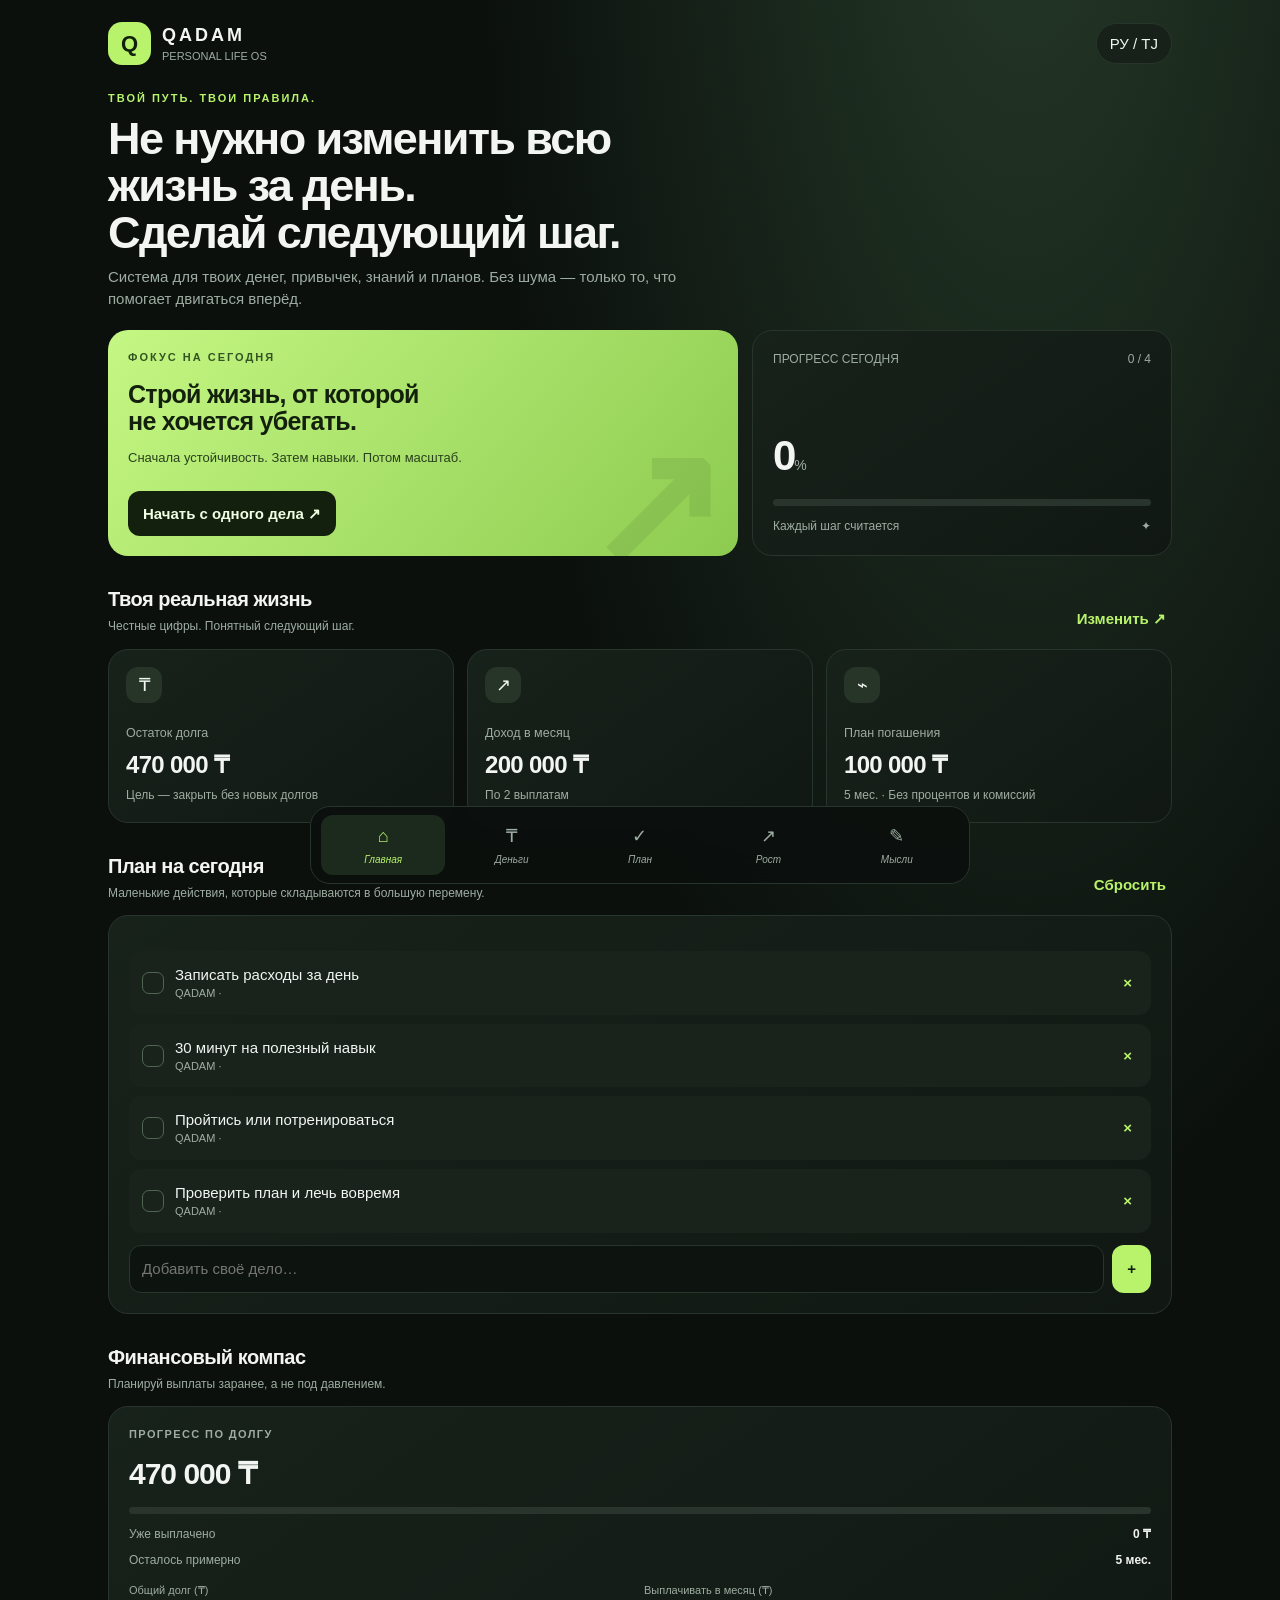
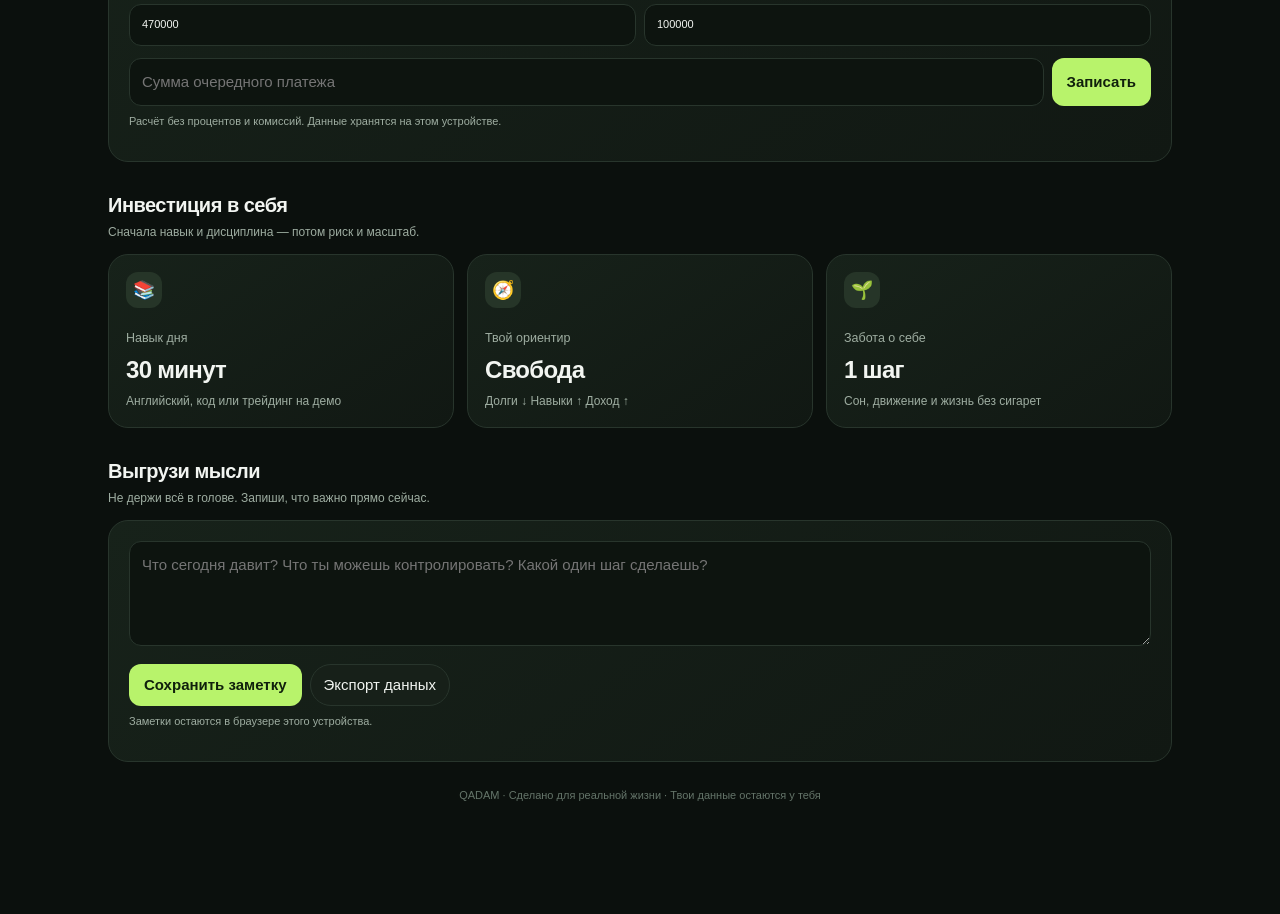
<file: qadam/index.html>
<!doctype html>
<html lang="ru"><head><meta charset="utf-8"><meta name="viewport" content="width=device-width,initial-scale=1,viewport-fit=cover"><meta name="theme-color" content="#101612"><meta name="description" content="QADAM — личная система движения к свободе, финансовой устойчивости и своим целям."><title>QADAM — твой следующий шаг</title>
<style>
:root{--bg:#0b100d;--panel:#131b16;--panel2:#19231c;--line:#28352c;--text:#f2f5f1;--muted:#9eada1;--green:#b8f36b;--green2:#7dbd42;--orange:#f5b66d;--red:#ff8c82;--r:20px}*{box-sizing:border-box}body{margin:0;background:radial-gradient(ellipse at 80% -10%,#263b29 0,transparent 38%),var(--bg);color:var(--text);font:15px/1.45 -apple-system,BlinkMacSystemFont,"Segoe UI",sans-serif}button,input,textarea,select{font:inherit}button{cursor:pointer}button:focus-visible,input:focus-visible,textarea:focus-visible{outline:2px solid var(--green);outline-offset:2px}.app{max-width:1100px;margin:auto;padding:22px 18px 110px}.top{display:flex;align-items:center;justify-content:space-between;gap:16px;margin-bottom:26px}.brand{display:flex;gap:11px;align-items:center}.logo{width:43px;height:43px;display:grid;place-items:center;border-radius:14px;background:var(--green);color:#10200c;font-weight:900;font-size:22px}.brand b{letter-spacing:3px;font-size:18px}.brand small{display:block;color:var(--muted);letter-spacing:0;font-size:11px}.pill{border:1px solid var(--line);background:#172019;color:var(--text);border-radius:999px;padding:9px 13px}.hello{margin:22px 0 20px}.eyebrow{color:var(--green);font-size:11px;font-weight:800;letter-spacing:2px;text-transform:uppercase}.hello h1{font-size:clamp(29px,6vw,45px);line-height:1.04;letter-spacing:-1.6px;margin:9px 0 10px;max-width:600px}.hello p{color:var(--muted);max-width:570px;margin:0}.hero{display:grid;grid-template-columns:1.2fr .8fr;gap:14px}.card{background:linear-gradient(145deg,#17221a,#111813);border:1px solid var(--line);border-radius:var(--r);padding:20px;min-width:0}.main-card{background:linear-gradient(130deg,#c4f783,#8dcb50);color:#13200d;border:0;position:relative;overflow:hidden;min-height:208px}.main-card:after{content:"↗";position:absolute;right:12px;bottom:-35px;font-size:170px;line-height:1;color:#16310f;opacity:.09;font-weight:900}.main-card .eyebrow{color:#345322}.main-card h2{font-size:25px;max-width:320px;line-height:1.1;margin:15px 0 8px;letter-spacing:-.7px}.main-card p{max-width:350px;color:#29411d;font-size:13px}.btn-dark{background:#14200e;color:#efffe3;border:0;border-radius:12px;padding:12px 15px;font-weight:750;margin-top:10px}.focus-card{display:flex;flex-direction:column;justify-content:space-between}.focus-top{display:flex;align-items:center;justify-content:space-between;color:var(--muted);font-size:12px}.focus-num{font-size:42px;font-weight:800;letter-spacing:-2px;margin:14px 0 0}.focus-num span{font-size:14px;color:var(--muted);letter-spacing:0;font-weight:500}.progress{height:7px;background:#29352c;border-radius:99px;overflow:hidden;margin:12px 0}.progress span{display:block;height:100%;width:0;background:var(--green);border-radius:99px;transition:width .25s}.section-head{display:flex;align-items:end;justify-content:space-between;margin:29px 0 13px;gap:12px}.section-head h2{font-size:20px;margin:0;letter-spacing:-.5px}.section-head p{font-size:12px;color:var(--muted);margin:4px 0 0}.grid{display:grid;grid-template-columns:repeat(3,minmax(0,1fr));gap:13px}.metric{padding:17px}.metric .icon{width:36px;height:36px;border-radius:12px;background:#263528;display:grid;place-items:center;font-size:18px;margin-bottom:18px}.metric small{color:var(--muted)}.metric strong{display:block;font-size:24px;letter-spacing:-.7px;margin:5px 0}.metric p{font-size:12px;color:var(--muted);margin:0}.split{display:grid;grid-template-columns:1fr 1fr;gap:14px}.tasks{display:grid;gap:9px;margin-top:15px}.task{display:flex;align-items:center;gap:11px;padding:12px;border-radius:13px;background:#19231c;border:1px solid transparent}.task.done{border-color:#354c2a;background:#172319}.check{width:22px;height:22px;flex:0 0 22px;border:1px solid #516452;border-radius:7px;background:transparent;color:#15200e;display:grid;place-items:center;padding:0}.task.done .check{background:var(--green);border-color:var(--green)}.task-label{flex:1}.task-label small{display:block;color:var(--muted);font-size:11px}.task.done .task-label>span{text-decoration:line-through;color:#9eada1}.text-btn{border:0;background:transparent;color:var(--green);font-weight:700;padding:6px}.input-row{display:flex;gap:8px;margin-top:12px}.field{width:100%;min-width:0;border:1px solid var(--line);background:#0d140f;color:var(--text);padding:12px;border-radius:12px}.add{border:0;background:var(--green);color:#10200c;font-weight:800;border-radius:12px;padding:0 15px}.finance-value{font-size:30px;font-weight:800;letter-spacing:-1px;margin:9px 0}.finance-line{display:flex;justify-content:space-between;gap:12px;color:var(--muted);font-size:12px}.finance-line b{color:var(--text)}.mini-label{font-size:11px;letter-spacing:1.4px;text-transform:uppercase;color:var(--muted);font-weight:800}.finance-form{display:grid;grid-template-columns:1fr 1fr;gap:8px;margin-top:14px}.finance-form label{font-size:11px;color:var(--muted)}.finance-form input{display:block;margin-top:5px}.journal textarea{min-height:105px;resize:vertical}.saved-note{font-size:11px;color:var(--muted);margin-top:8px}.nav{position:fixed;bottom:0;left:0;right:0;z-index:5;display:flex;justify-content:center;padding:9px 10px calc(9px + env(safe-area-inset-bottom));background:#0b100ded;backdrop-filter:blur(16px);border-top:1px solid #27332a}.nav-inner{width:min(660px,100%);display:grid;grid-template-columns:repeat(5,1fr);gap:4px}.nav button{border:0;background:transparent;color:var(--muted);padding:8px 4px;border-radius:12px;font-size:10px}.nav button span{display:block;font-size:18px;margin-bottom:3px}.nav button.active{background:#1b2a1c;color:var(--green)}.section-anchor{scroll-margin-top:12px}.toast{position:fixed;top:14px;left:50%;transform:translateX(-50%);background:#e0ffc3;color:#12200c;border-radius:12px;padding:10px 16px;font-weight:700;z-index:10;display:none;box-shadow:0 8px 28px #0006}.foot{text-align:center;color:#647469;font-size:11px;margin:26px 0 0}.modal-back{display:none;position:fixed;inset:0;background:#0009;z-index:20;align-items:center;justify-content:center;padding:20px}.modal{width:min(420px,100%);background:var(--panel);border:1px solid var(--line);border-radius:20px;padding:22px}.modal h3{margin-top:0}.modal label{display:block;color:var(--muted);font-size:12px;margin:12px 0}.modal input{display:block;margin-top:5px}.modal-actions{display:flex;gap:8px;justify-content:flex-end;margin-top:18px}
@media(max-width:700px){.app{padding:17px 13px 105px}.hero{grid-template-columns:1fr}.main-card{min-height:190px}.focus-card{min-height:180px}.grid{grid-template-columns:repeat(2,minmax(0,1fr));gap:9px}.metric{padding:14px}.metric strong{font-size:21px}.split{grid-template-columns:1fr}.section-head{margin-top:24px}.hello{margin-top:18px}.card{border-radius:18px}.finance-form{grid-template-columns:1fr 1fr}}@media(min-width:701px){.nav{bottom:16px;border:1px solid var(--line);border-radius:18px;left:50%;right:auto;transform:translateX(-50%);width:660px;padding:8px 10px;border-radius:20px}}
</style></head><body>
<div class="toast" id="toast"></div><main class="app">
<header class="top"><div class="brand"><div class="logo">Q</div><div><b>QADAM</b><small id="brandSub">PERSONAL LIFE OS</small></div></div><button class="pill" id="langBtn" aria-label="Change language">РУ / TJ</button></header>
<section class="hello"><div class="eyebrow" id="dateLine">ТВОЙ ПУТЬ. ТВОИ ПРАВИЛА.</div><h1 id="greeting">Не нужно изменить всю жизнь за день.<br>Сделай следующий шаг.</h1><p id="intro">Система для твоих денег, привычек, знаний и планов. Без шума — только то, что помогает двигаться вперёд.</p></section>
<section class="hero section-anchor" id="home">
<div class="card main-card"><div class="eyebrow" id="focusEyebrow">ФОКУС НА СЕГОДНЯ</div><h2 id="focusTitle">Строй жизнь, от которой не хочется убегать.</h2><p id="focusText">Сначала устойчивость. Затем навыки. Потом масштаб.</p><button class="btn-dark" id="taskJump">Начать с одного дела ↗</button></div>
<div class="card focus-card"><div class="focus-top"><span id="progressLabel">ПРОГРЕСС СЕГОДНЯ</span><span id="taskCount">0 / 4</span></div><div><div class="focus-num" id="progressPct">0<span>%</span></div><div class="progress"><span id="progressBar"></span></div><div class="focus-top"><span id="smallProgress">Каждый шаг считается</span><span>✦</span></div></div></div></section>
<div class="section-head"><div><h2 id="lifeTitle">Твоя реальная жизнь</h2><p id="lifeSub">Честные цифры. Понятный следующий шаг.</p></div><button class="text-btn" id="editBtn">Изменить ↗</button></div>
<section class="grid section-anchor" id="money">
<div class="card metric"><div class="icon">₸</div><small id="debtLabel">Остаток долга</small><strong id="debtMetric">470 000 ₸</strong><p id="debtHint">Цель — закрыть без новых долгов</p></div>
<div class="card metric"><div class="icon">↗</div><small id="incomeLabel">Доход в месяц</small><strong id="incomeMetric">200 000 ₸</strong><p id="incomeHint">По 2 выплатам</p></div>
<div class="card metric"><div class="icon">⌁</div><small id="payLabel">План погашения</small><strong id="payMetric">100 000 ₸</strong><p id="payHint">Около 5 месяцев без процентов</p></div>
</section>
<div class="section-head section-anchor" id="today"><div><h2 id="tasksTitle">План на сегодня</h2><p id="tasksSub">Маленькие действия, которые складываются в большую перемену.</p></div><button class="text-btn" id="resetTasks">Сбросить</button></div>
<section class="card"><div class="tasks" id="tasks"></div><div class="input-row"><input class="field" id="newTask" maxlength="100" placeholder="Добавить своё дело…"><button class="add" id="addTask" aria-label="Add task">+</button></div></section>
<div class="section-head section-anchor" id="plan"><div><h2 id="financeTitle">Финансовый компас</h2><p id="financeSub">Планируй выплаты заранее, а не под давлением.</p></div></div>
<section class="card"><div class="mini-label" id="debtProgressLabel">ПРОГРЕСС ПО ДОЛГУ</div><div class="finance-value" id="remainingFinance">470 000 ₸</div><div class="progress"><span id="debtBar"></span></div><div class="finance-line"><span id="paidLabel">Уже выплачено</span><b id="paidFinance">0 ₸</b></div><div class="finance-line" style="margin-top:8px"><span id="etaLabel">Осталось примерно</span><b id="etaFinance">5 месяцев</b></div><div class="finance-form"><label><span id="debtFormLabel">Общий долг (₸)</span><input class="field" id="debtInput" type="number" min="0" step="1000" value="470000"></label><label><span id="paymentFormLabel">Выплачивать в месяц (₸)</span><input class="field" id="paymentInput" type="number" min="0" step="5000" value="100000"></label></div><div class="input-row"><input class="field" id="paymentNow" type="number" min="1" placeholder="Сумма очередного платежа"><button class="add" id="recordPayment">Записать</button></div><p class="saved-note" id="financeNote">Расчёт без процентов и комиссий. Данные хранятся на этом устройстве.</p></section>
<div class="section-head section-anchor" id="growth"><div><h2 id="growthTitle">Инвестиция в себя</h2><p id="growthSub">Сначала навык и дисциплина — потом риск и масштаб.</p></div></div>
<section class="grid"><div class="card metric"><div class="icon">📚</div><small id="skillLabel">Навык дня</small><strong id="skillMetric">30 минут</strong><p id="skillHint">Английский, код или трейдинг на демо</p></div><div class="card metric"><div class="icon">🧭</div><small id="northLabel">Твой ориентир</small><strong id="northMetric">Свобода</strong><p id="northHint">Долги ↓ Навыки ↑ Доход ↑</p></div><div class="card metric"><div class="icon">🌱</div><small id="healthLabel">Забота о себе</small><strong id="healthMetric">1 шаг</strong><p id="healthHint">Сон, движение и жизнь без сигарет</p></div></section>
<div class="section-head section-anchor" id="journal"><div><h2 id="journalTitle">Выгрузи мысли</h2><p id="journalSub">Не держи всё в голове. Запиши, что важно прямо сейчас.</p></div></div>
<section class="card journal"><textarea class="field" id="journalText" maxlength="4000" placeholder="Что сегодня давит? Что ты можешь контролировать? Какой один шаг сделаешь?"></textarea><div class="input-row"><button class="add" id="saveJournal">Сохранить заметку</button><button class="pill" id="exportData">Экспорт данных</button></div><p class="saved-note" id="journalStatus">Заметки остаются в браузере этого устройства.</p></section>
<p class="foot" id="foot">QADAM · Сделано для реальной жизни · Твои данные остаются у тебя</p></main>
<nav class="nav"><div class="nav-inner"><button class="active" data-go="home"><span>⌂</span><i id="navHome">Главная</i></button><button data-go="money"><span>₸</span><i id="navMoney">Деньги</i></button><button data-go="today"><span>✓</span><i id="navTasks">План</i></button><button data-go="growth"><span>↗</span><i id="navGrowth">Рост</i></button><button data-go="journal"><span>✎</span><i id="navJournal">Мысли</i></button></div></nav>
<div class="modal-back" id="modal"><div class="modal"><h3 id="modalTitle">Настроить цифры</h3><p id="modalDesc" style="color:var(--muted);font-size:13px">Укажи текущие данные — расчёт обновится автоматически.</p><label id="incomeFormLabel">Доход в месяц (₸)<input class="field" id="incomeInput" type="number" min="0" value="200000"></label><label id="paidFormLabel">Уже выплачено по долгу (₸)<input class="field" id="paidInput" type="number" min="0" value="0"></label><label id="paydayFormLabel">Одна выплата (₸)<input class="field" id="salaryInput" type="number" min="0" value="100000"></label><div class="modal-actions"><button class="pill" id="cancelModal">Отмена</button><button class="add" id="saveSettings">Сохранить</button></div></div></div>
<script>
const $=id=>document.getElementById(id);
const defaults={debt:470000,paid:0,payment:100000,income:200000,salary:100000,lang:'ru',tasks:[],journal:'',custom:[]};
let state={...defaults};try{const old=JSON.parse(localStorage.getItem('qadam-v1')||'{}');state={...state,...old}}catch(e){}
const i18n={ru:{brandSub:'PERSONAL LIFE OS',dateLine:'ТВОЙ ПУТЬ. ТВОИ ПРАВИЛА.',greeting:'Не нужно изменить всю жизнь за день.<br>Сделай следующий шаг.',intro:'Система для твоих денег, привычек, знаний и планов. Без шума — только то, что помогает двигаться вперёд.',focusEyebrow:'ФОКУС НА СЕГОДНЯ',focusTitle:'Строй жизнь, от которой не хочется убегать.',focusText:'Сначала устойчивость. Затем навыки. Потом масштаб.',taskJump:'Начать с одного дела ↗',progressLabel:'ПРОГРЕСС СЕГОДНЯ',smallProgress:'Каждый шаг считается',lifeTitle:'Твоя реальная жизнь',lifeSub:'Честные цифры. Понятный следующий шаг.',editBtn:'Изменить ↗',debtLabel:'Остаток долга',debtHint:'Цель — закрыть без новых долгов',incomeLabel:'Доход в месяц',incomeHint:'По 2 выплатам',payLabel:'План погашения',payHint:'Без процентов и комиссий',tasksTitle:'План на сегодня',tasksSub:'Маленькие действия, которые складываются в большую перемену.',resetTasks:'Сбросить',newTask:'Добавить своё дело…',financeTitle:'Финансовый компас',financeSub:'Планируй выплаты заранее, а не под давлением.',debtProgressLabel:'ПРОГРЕСС ПО ДОЛГУ',paidLabel:'Уже выплачено',etaLabel:'Осталось примерно',debtFormLabel:'Общий долг (₸)',paymentFormLabel:'Выплачивать в месяц (₸)',recordPayment:'Записать',financeNote:'Расчёт без процентов и комиссий. Данные хранятся на этом устройстве.',growthTitle:'Инвестиция в себя',growthSub:'Сначала навык и дисциплина — потом риск и масштаб.',skillLabel:'Навык дня',skillMetric:'30 минут',skillHint:'Английский, код или трейдинг на демо',northLabel:'Твой ориентир',northMetric:'Свобода',northHint:'Долги ↓ Навыки ↑ Доход ↑',healthLabel:'Забота о себе',healthMetric:'1 шаг',healthHint:'Сон, движение и жизнь без сигарет',journalTitle:'Выгрузи мысли',journalSub:'Не держи всё в голове. Запиши, что важно прямо сейчас.',journalText:'',journalPlaceholder:'Что сегодня давит? Что ты можешь контролировать? Какой один шаг сделаешь?',saveJournal:'Сохранить заметку',exportData:'Экспорт данных',journalStatus:'Заметки остаются в браузере этого устройства.',foot:'QADAM · Сделано для реальной жизни · Твои данные остаются у тебя',navHome:'Главная',navMoney:'Деньги',navTasks:'План',navGrowth:'Рост',navJournal:'Мысли',modalTitle:'Настроить цифры',modalDesc:'Укажи текущие данные — расчёт обновится автоматически.',incomeFormLabel:'Доход в месяц (₸)',paidFormLabel:'Уже выплачено по долгу (₸)',paydayFormLabel:'Одна выплата (₸)',cancelModal:'Отмена',saveSettings:'Сохранить',saved:'Сохранено',paymentAsk:'Введи сумму платежа больше нуля.',taskDefaults:['Записать расходы за день','30 минут на полезный навык','Пройтись или потренироваться','Проверить план и лечь вовремя'],months:'мес.',tasksDone:'выполнено',monthZero:'долг закрыт',noTasks:'Пока нет задач. Добавь первую выше.',recorded:'Платёж записан',exported:'Экспорт подготовлен',resetAsk:'Сбросить отметки задач на сегодня?',added:'Задача добавлена',removed:'Задача удалена'},tj:{brandSub:'НИЗОМИ ШАХСИИ ЗИНДАГӢ',dateLine:'РОҲИ ТУ. ҚОИДАҲОИ ТУ.',greeting:'Тамоми ҳаётро дар як рӯз дигар кардан шарт нест.<br>Қадами навбатиро гузор.',intro:'Низом барои пул, одатҳо, дониш ва нақшаҳои ту. Бе ғавғо — танҳо он чизе, ки ба пешравӣ ёрӣ медиҳад.',focusEyebrow:'МАҚСАДИ ИМРӮЗ',focusTitle:'Зиндагие соз, ки аз он гурехтан нахоҳӣ.',focusText:'Аввал устуворӣ. Баъд малака. Сипас рушд.',taskJump:'Аз як кор сар кун ↗',progressLabel:'ПЕШРАВИИ ИМРӮЗ',smallProgress:'Ҳар қадам муҳим аст',lifeTitle:'Зиндагии воқеии ту',lifeSub:'Рақамҳои рост. Қадами навбатии равшан.',editBtn:'Тағйир додан ↗',debtLabel:'Қарзи боқимонда',debtHint:'Мақсад — бе қарзи нав пардохт кардан',incomeLabel:'Даромад дар як моҳ',incomeHint:'Аз ду маош',payLabel:'Нақшаи пардохт',payHint:'Бе фоиз ва комиссия',tasksTitle:'Нақшаи имрӯз',tasksSub:'Корҳои хурд ба тағйироти калон табдил меёбанд.',resetTasks:'Аз нав',newTask:'Кори худро илова кун…',financeTitle:'Қутбнамои молиявӣ',financeSub:'Пардохтҳоро пешакӣ ба нақша гир.',debtProgressLabel:'ПЕШРАВИИ ПАРДОХТИ ҚАРЗ',paidLabel:'Аллакай пардохт шуд',etaLabel:'Тақрибан мондааст',debtFormLabel:'Қарзи умумӣ (₸)',paymentFormLabel:'Пардохт дар як моҳ (₸)',recordPayment:'Сабт кардан',financeNote:'Ҳисоб бе фоиз ва комиссия. Маълумот дар ҳамин дастгоҳ нигоҳ дошта мешавад.',growthTitle:'Сармоягузорӣ ба худ',growthSub:'Аввал малака ва интизом — баъд таваккал ва рушд.',skillLabel:'Малакаи рӯз',skillMetric:'30 дақиқа',skillHint:'Забони англисӣ, код ё савдо дар демо',northLabel:'Самти ту',northMetric:'Озодӣ',northHint:'Қарз ↓ Малака ↑ Даромад ↑',healthLabel:'Ғамхорӣ ба худ',healthMetric:'1 қадам',healthHint:'Хоб, ҳаракат ва зиндагӣ бе сигор',journalTitle:'Фикрҳоро навис',journalSub:'Ҳама чизро дар сар нигоҳ надор. Муҳимро навис.',journalPlaceholder:'Имрӯз чӣ фишор меорад? Чиро идора карда метавонӣ? Як қадами ту чист?',saveJournal:'Қайдро нигоҳ дор',exportData:'Содироти маълумот',journalStatus:'Қайдҳо дар браузери ҳамин дастгоҳ мемонанд.',foot:'QADAM · Барои зиндагии воқеӣ · Маълумот дар ихтиёри туст',navHome:'Асосӣ',navMoney:'Пул',navTasks:'Нақша',navGrowth:'Рушд',navJournal:'Фикрҳо',modalTitle:'Рақамҳоро танзим кун',modalDesc:'Маълумоти ҷориро ворид кун — ҳисоб худкор нав мешавад.',incomeFormLabel:'Даромад дар як моҳ (₸)',paidFormLabel:'Қарзи аллакай пардохтшуда (₸)',paydayFormLabel:'Як маош (₸)',cancelModal:'Бекор',saveSettings:'Нигоҳ доштан',saved:'Нигоҳ дошта шуд',paymentAsk:'Маблағи пардохт бояд аз сифр зиёд бошад.',taskDefaults:['Хароҷоти имрӯзаро навис','30 дақиқа малакаи муфид омӯз','Қадам зан ё машқ кун','Нақшаро бин ва сари вақт хоб рав'],months:'моҳ',monthZero:'қарз пардохт шуд',tasksDone:'иҷро шуд',noTasks:'Ҳоло вазифа нест. Аввалашро илова кун.',recorded:'Пардохт сабт шуд',exported:'Маълумот омода аст',resetAsk:'Нишонаҳои вазифаҳои имрӯзро тоза кунем?',added:'Вазифа илова шуд',removed:'Вазифа ҳазф шуд'}};
function t(k){return (i18n[state.lang]||i18n.ru)[k]??i18n.ru[k]??k}function save(){try{localStorage.setItem('qadam-v1',JSON.stringify(state))}catch(e){toast('Хранилище недоступно')}}function money(n){return Math.max(0,Number(n)||0).toLocaleString(state.lang==='tj'?'ru-RU':'ru-RU')+' ₸'}function toast(s){$('toast').textContent=s;$('toast').style.display='block';clearTimeout(window.toastTimer);window.toastTimer=setTimeout(()=>$('toast').style.display='none',2100)}
const fixedTasks=()=>t('taskDefaults').map((label,i)=>({id:'d'+i,label,done:false,kind:'default'}));
function tasksForToday(){const d=new Date();const day=d.getFullYear()+'-'+String(d.getMonth()+1).padStart(2,'0')+'-'+String(d.getDate()).padStart(2,'0');if(state.taskDate!==day){state.taskDate=day;state.tasks=fixedTasks().concat((state.custom||[]).map(x=>({...x,done:false})));save()}if(!Array.isArray(state.tasks)||!state.tasks.length)state.tasks=fixedTasks().concat((state.custom||[]).map(x=>({...x,done:false})));return state.tasks}
function renderTasks(){const list=tasksForToday();$('tasks').innerHTML='';if(!list.length){$('tasks').textContent=t('noTasks');return}list.forEach(item=>{const row=document.createElement('div');row.className='task'+(item.done?' done':'');const b=document.createElement('button');b.className='check';b.textContent=item.done?'✓':'';b.setAttribute('aria-label',item.done?'Uncheck':'Complete');b.onclick=()=>{item.done=!item.done;save();render()};const label=document.createElement('div');label.className='task-label';const span=document.createElement('span');span.textContent=item.label;label.appendChild(span);if(item.kind==='default'){const small=document.createElement('small');small.textContent='QADAM · '+(item.done?t('tasksDone'):'');label.appendChild(small)}const del=document.createElement('button');del.className='text-btn';del.textContent='×';del.setAttribute('aria-label','Delete task');del.onclick=()=>{state.tasks=state.tasks.filter(x=>x.id!==item.id);state.custom=(state.custom||[]).filter(x=>x.id!==item.id);save();render();toast(t('removed'))};row.append(b,label,del);$('tasks').appendChild(row)})}
function renderFinance(){const total=Math.max(0,Number(state.debt)||0),paid=Math.min(total,Math.max(0,Number(state.paid)||0)),remaining=Math.max(0,total-paid),monthly=Math.max(0,Number(state.payment)||0),pct=total?Math.min(100,paid/total*100):100;$('debtMetric').textContent=money(remaining);$('incomeMetric').textContent=money(state.income);$('payMetric').textContent=money(monthly);$('remainingFinance').textContent=money(remaining);$('paidFinance').textContent=money(paid);$('debtBar').style.width=pct+'%';$('etaFinance').textContent=remaining===0?t('monthZero'):monthly>0?Math.ceil(remaining/monthly)+' '+t('months'):'—';$('debtHint').textContent=remaining===0?t('monthZero'):t('debtHint');$('payHint').textContent=remaining===0?t('monthZero'):(monthly>0?Math.ceil(remaining/monthly)+' '+t('months')+' · '+t('payHint'):'—');$('debtInput').value=total;$('paymentInput').value=monthly;$('incomeInput').value=state.income;$('paidInput').value=paid;$('salaryInput').value=state.salary}
function renderProgress(){const list=tasksForToday(),done=list.filter(x=>x.done).length,pct=list.length?Math.round(done/list.length*100):0;$('taskCount').textContent=done+' / '+list.length;$('progressPct').innerHTML=pct+'<span>%</span>';$('progressBar').style.width=pct+'%'}
function render(){document.documentElement.lang=state.lang==='tj'?'tg':'ru';const dict=i18n[state.lang]||i18n.ru;Object.keys(dict).forEach(k=>{const el=$(k);if(el&&k!=='journalPlaceholder')el.textContent=dict[k]});$('greeting').innerHTML=t('greeting');$('journalText').placeholder=t('journalPlaceholder');$('langBtn').textContent=state.lang==='ru'?'РУ / TJ':'TJ / РУ';$('journalText').value=state.journal||'';renderTasks();renderFinance();renderProgress();$('dateLine').textContent=t('dateLine');save()}
$('langBtn').onclick=()=>{state.lang=state.lang==='ru'?'tj':'ru';save();render()};$('taskJump').onclick=()=>$('today').scrollIntoView({behavior:'smooth'});$('addTask').onclick=()=>{const v=$('newTask').value.trim();if(!v)return;const item={id:'c'+Date.now(),label:v,done:false,kind:'custom'};state.custom=(state.custom||[]).concat(item);tasksForToday();state.tasks.push(item);$('newTask').value='';save();render();toast(t('added'))};$('newTask').addEventListener('keydown',e=>{if(e.key==='Enter')$('addTask').click()});$('resetTasks').onclick=()=>{if(!confirm(t('resetAsk')))return;state.taskDate='';tasksForToday();save();render()};$('debtInput').onchange=()=>{state.debt=Math.max(0,Number($('debtInput').value)||0);state.paid=Math.min(state.paid,state.debt);save();renderFinance()};$('paymentInput').onchange=()=>{state.payment=Math.max(0,Number($('paymentInput').value)||0);save();renderFinance()};$('recordPayment').onclick=()=>{const amount=Number($('paymentNow').value);if(!(amount>0)){toast(t('paymentAsk'));return}state.paid=Math.min(Math.max(0,Number(state.debt)||0),Math.max(0,Number(state.paid)||0)+amount);$('paymentNow').value='';save();renderFinance();toast(t('recorded'))};$('editBtn').onclick=()=>{$('modal').style.display='flex';$('modal').setAttribute('aria-modal','true')};$('cancelModal').onclick=()=>{$('modal').style.display='none'};$('modal').onclick=e=>{if(e.target===$('modal'))$('modal').style.display='none'};$('saveSettings').onclick=()=>{state.income=Math.max(0,Number($('incomeInput').value)||0);state.paid=Math.min(Math.max(0,Number(state.debt)||0),Math.max(0,Number($('paidInput').value)||0));state.salary=Math.max(0,Number($('salaryInput').value)||0);save();renderFinance();$('modal').style.display='none';toast(t('saved'))};$('saveJournal').onclick=()=>{state.journal=$('journalText').value;save();$('journalStatus').textContent=t('saved');toast(t('saved'))};$('exportData').onclick=()=>{state.journal=$('journalText').value;save();const blob=new Blob([JSON.stringify(state,null,2)],{type:'application/json'}),url=URL.createObjectURL(blob),a=document.createElement('a');a.href=url;a.download='qadam-backup.json';a.click();URL.revokeObjectURL(url);toast(t('exported'))};document.querySelectorAll('[data-go]').forEach(b=>b.onclick=()=>{document.querySelectorAll('[data-go]').forEach(x=>x.classList.toggle('active',x===b));$(b.dataset.go).scrollIntoView({behavior:'smooth',block:'start'})});render();
</script></body></html>
</file>
